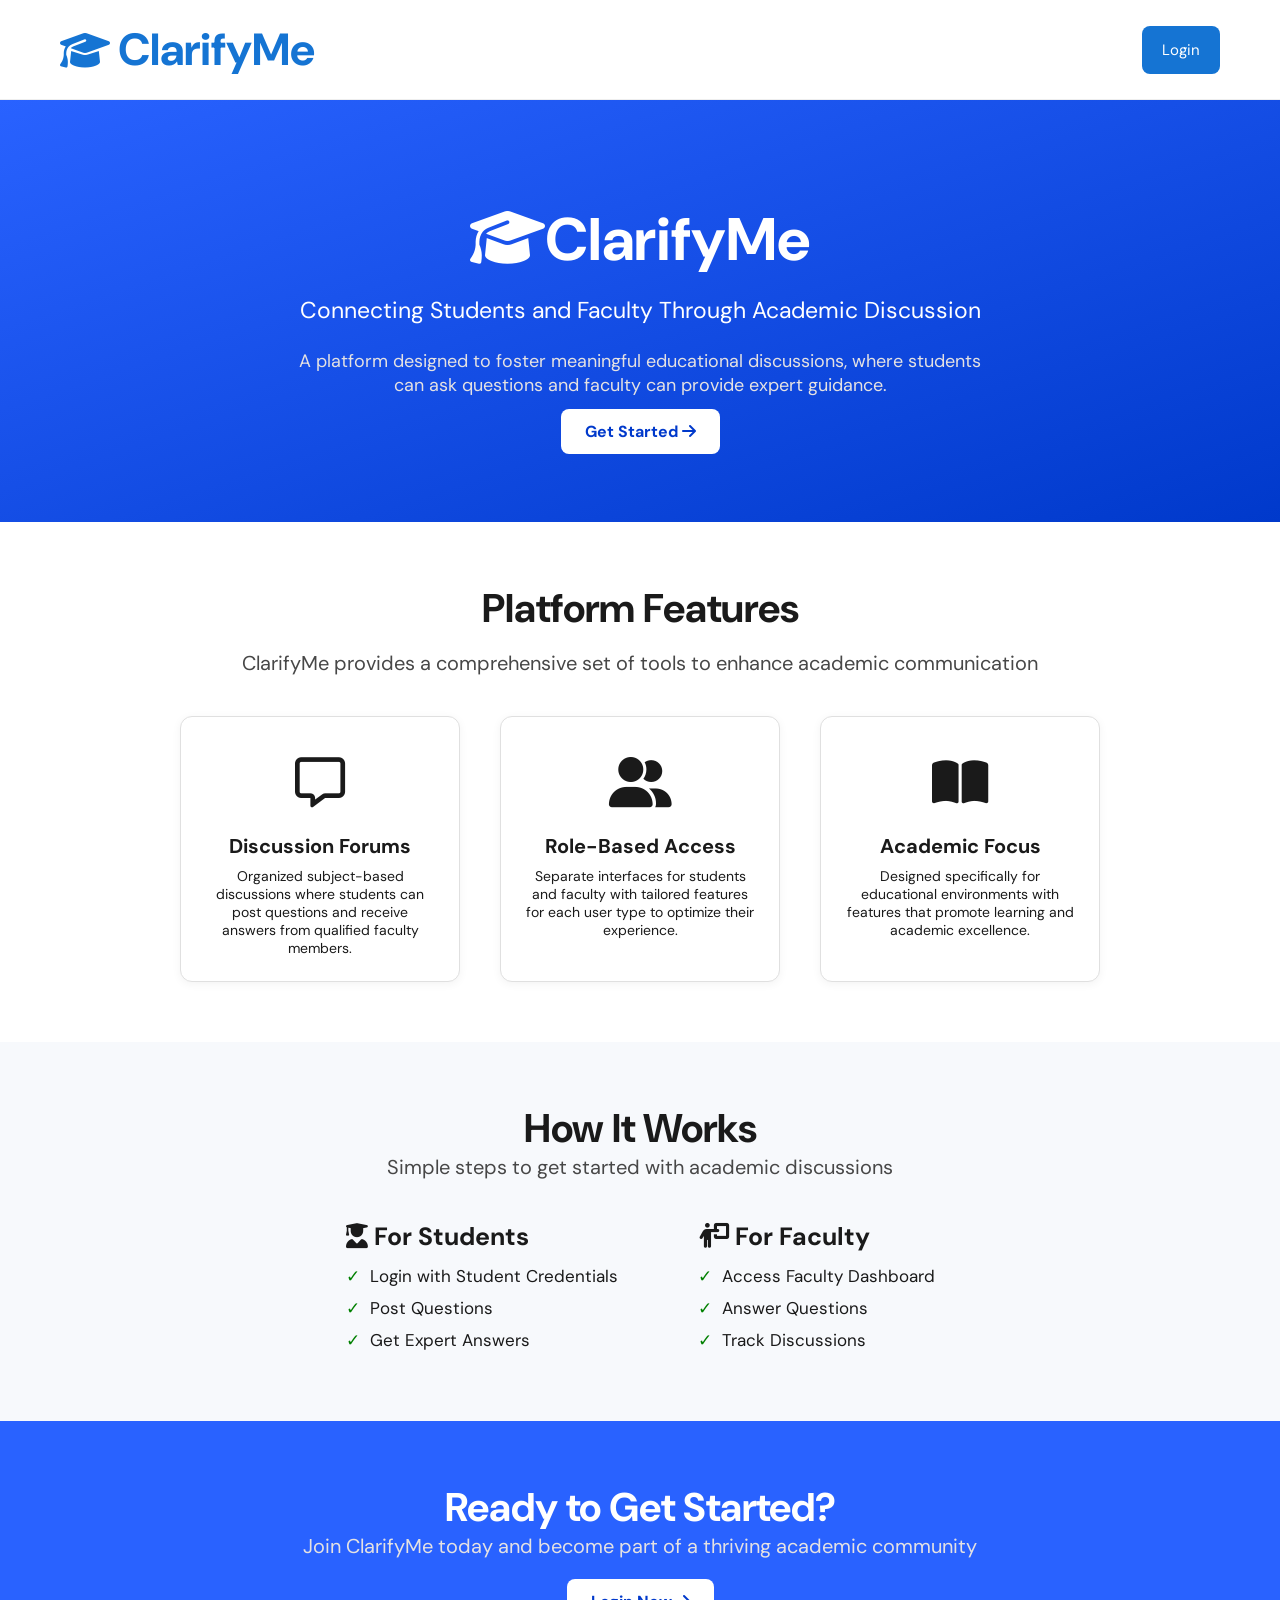
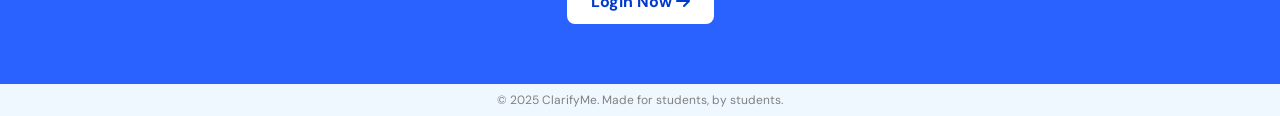
<file: projectspace/index.html>
<!DOCTYPE html>
<html lang="en">
<head>
    <meta charset="UTF-8">
    <meta name="viewport" content="width=device-width, initial-scale=1.0">
    <title>ClarifyMe</title>
    <link href="https://fonts.googleapis.com/css2?family=DM+Sans:wght@400;700&display=swap" rel="stylesheet">
    <link rel="stylesheet" href="https://cdnjs.cloudflare.com/ajax/libs/font-awesome/6.7.2/css/all.min.css" integrity="sha512-Evv84Mr4kqVGRNSgIGL/F/aIDqQb7xQ2vcrdIwxfjThSH8CSR7PBEakCr51Ck+w+/U6swU2Im1vVX0SVk9ABhg==" crossorigin="anonymous" referrerpolicy="no-referrer" />
    <style>
        * {
            margin: 0;
            padding: 0;
            box-sizing: border-box;
            font-family: 'DM Sans', sans-serif;
        }

        body {
            background-color: #ffffff;
            color: #1a1a1a;
        }

        header {
            background: white;
            padding: 20px 60px;
            display: flex;
            justify-content: space-between;
            align-items: center;
            border-bottom: 1px solid #eee;
            flex-wrap: wrap;
        }

        .logo {
            font-weight: bold;
            font-size: 45px;
            display: flex;
            align-items: center;
            color: #1574d3;
        }
        
        .logo i {
            margin-right: 8px;
            font-size: 40px;
        }

        .login-btn {
            padding: 14px 20px;
            background-color: #1574d3;
            border: none;
            border-radius: 8px;
            color: white;
            font-size: 15px;
            text-decoration: none;
        }

        .hero {
            background: linear-gradient(to bottom right, #2962ff, #0039cb);
            color: white;
            text-align: center;
            padding: 100px 20px 80px;
        }

        .hero h1 {
            font-size: 48px;
            margin-bottom: 16px;
        }

        .hero p {
            font-size: 18px;
            max-width: 700px;
            margin: 0 auto 24px;
        }

        .get-started-btn {
            padding: 12px 24px;
            background: white;
            color: #0039cb;
            border-radius: 8px;
            font-weight: bold;
            border: none;
            text-decoration: none;
        }

        .get-started-btn:hover{
            background: #0039cb;
            color: white;
        }

        .section {
            padding: 60px 20px;
            text-align: center;
        }

        .section h2 {
            font-size: 32px;
            margin-bottom: 16px;
        }

        .features {
            display: flex;
            justify-content: center;
            gap: 40px;
            margin-top: 40px;
            flex-wrap: wrap;
        }

        .feature-box {
            background: #fff;
            border: 1px solid #e0e0e0;
            border-radius: 12px;
            padding: 24px;
            width: 280px;
            box-shadow: 0 2px 10px rgba(0, 0, 0, 0.05);
        }

        .feature-box h3 {
            margin-top: 16px;
            font-size: 20px;
        }

        .feature-box p {
            margin-top: 8px;
            font-size: 14px;
        }

        .how-it-works {
            text-align: center;
            background: #f7f9fc;
            padding: 60px 20px;
        }

        .roles {
            display: flex;
            justify-content: center;
            flex-wrap: wrap;
            gap: 80px;
            margin-top: 40px;
        }

        .role {
            max-width: 300px;
            text-align: left;
        }

        .role h3 {
            font-size: 25px;
            margin-bottom: 12px;
        }

        .role ul {
            list-style: none;
        }

        .role li {
            margin-bottom: 10px;
            padding-left: 24px;
            position: relative;
            font-size: 17px;
        }

        .role li::before {
            content: '\2713'; /* checkmark */
            position: absolute;
            left: 0;
            color: green;
        }

        .cta {
            background: #2962ff;
            color: white;
            padding: 60px 20px;
            text-align: center;
        }

        .cta-button {
            margin-top: 20px;
            padding: 12px 24px;
            border: none;
            border-radius: 8px;
            background: white;
            color: #0039cb;
            font-weight: bold;
            cursor: pointer;
        }

        .cta a {
            display: inline-block;
            margin-top: 20px;
            padding: 12px 24px;
            background-color: white;
            color: #0039cb;
            font-weight: bold;
            border-radius: 8px;
            text-decoration: none;
            font-size: 16px;
        }
        
        .cta a:hover {
            background-color: #0039cb;
            color: white;
        }

        .footer {
            width: 100%;
            background-color: aliceblue;
            text-align: center;
            padding: 8px 0;
            font-size: 12px;
            color: gray;
        }

    </style>
</head>
<body>
    <header>
    <div class="logo">
      <i class="fa-solid fa-graduation-cap"></i>ClarifyMe</div>
    <a href="loginpage.html" class="login-btn">Login</a>
  </header>

    <section class="hero">
        <div>
            <h1 style="font-size: 60px;"><i class="fa-solid fa-graduation-cap"></i>ClarifyMe</h1>
            <p style="font-size: 23px;">Connecting Students and Faculty Through Academic Discussion</p>
            <p style="color: rgb(229, 226, 226);">A platform designed to foster meaningful educational discussions, where students can ask questions and faculty can provide expert guidance.</p>
            <a href="loginpage.html" class="get-started-btn">Get Started <i class="fa-solid fa-arrow-right"></i></a>
        </div>
    </section>

    <section class="section">
        <h2 style="font-size: 40px;">Platform Features</h2>
        <p style="font-size: 20px; color:rgb(71, 71, 71) ;">ClarifyMe provides a comprehensive set of tools to enhance academic communication</p>
        <div class="features">
            <div class="feature-box">
                <h3><i class="fa-regular fa-message" style="font-size: 50px;"></i><br><br>Discussion Forums</h3>
                <p>Organized subject-based discussions where students can post questions and receive answers from qualified faculty members.</p>
            </div>
            <div class="feature-box">
                <h3><i class="fa-solid fa-user-group" style="font-size: 50px;"></i><br><br>Role-Based Access</h3>
                <p>Separate interfaces for students and faculty with tailored features for each user type to optimize their experience.</p>
            </div>
            <div class="feature-box">
                <h3><i class="fa-solid fa-book-open" style="font-size: 50px;"></i><br><br>Academic Focus</h3>
                <p>Designed specifically for educational environments with features that promote learning and academic excellence.</p>
            </div>
        </div>
    </section>

    <section class="how-it-works">
        <h2 style="font-size: 40px;">How It Works</h2>
        <p style="font-size: 20px; color:rgb(71, 71, 71) ;">Simple steps to get started with academic discussions</p>
        <div class="roles">
            <div class="role">
                <h3><i class="fa-solid fa-user-graduate"></i></i> For Students</h3>
                <ul>
                    <li>Login with Student Credentials</li>
                    <li>Post Questions</li>
                    <li>Get Expert Answers</li>
                </ul>
            </div>
            <div class="role">
                <h3><i class="fa-solid fa-person-chalkboard"></i> For Faculty</h3>
                <ul>
                    <li>Access Faculty Dashboard</li>
                    <li>Answer Questions</li>
                    <li>Track Discussions</li>
                </ul>
            </div>
        </div>
    </section>

    <section class="cta">
        <h2 style="font-size: 40px;">Ready to Get Started?</h2>
        <p style="font-size: 20px; color: rgb(229, 226, 226);">Join ClarifyMe today and become part of a thriving academic community</p>
        <a href="loginpage.html">Login Now <i class="fa-solid fa-arrow-right"></i></a>
    </section>
    <footer class="dm-sans footer">&#169; 2025 ClarifyMe. Made for students, by students.</footer>
</body>
</html>
</file>
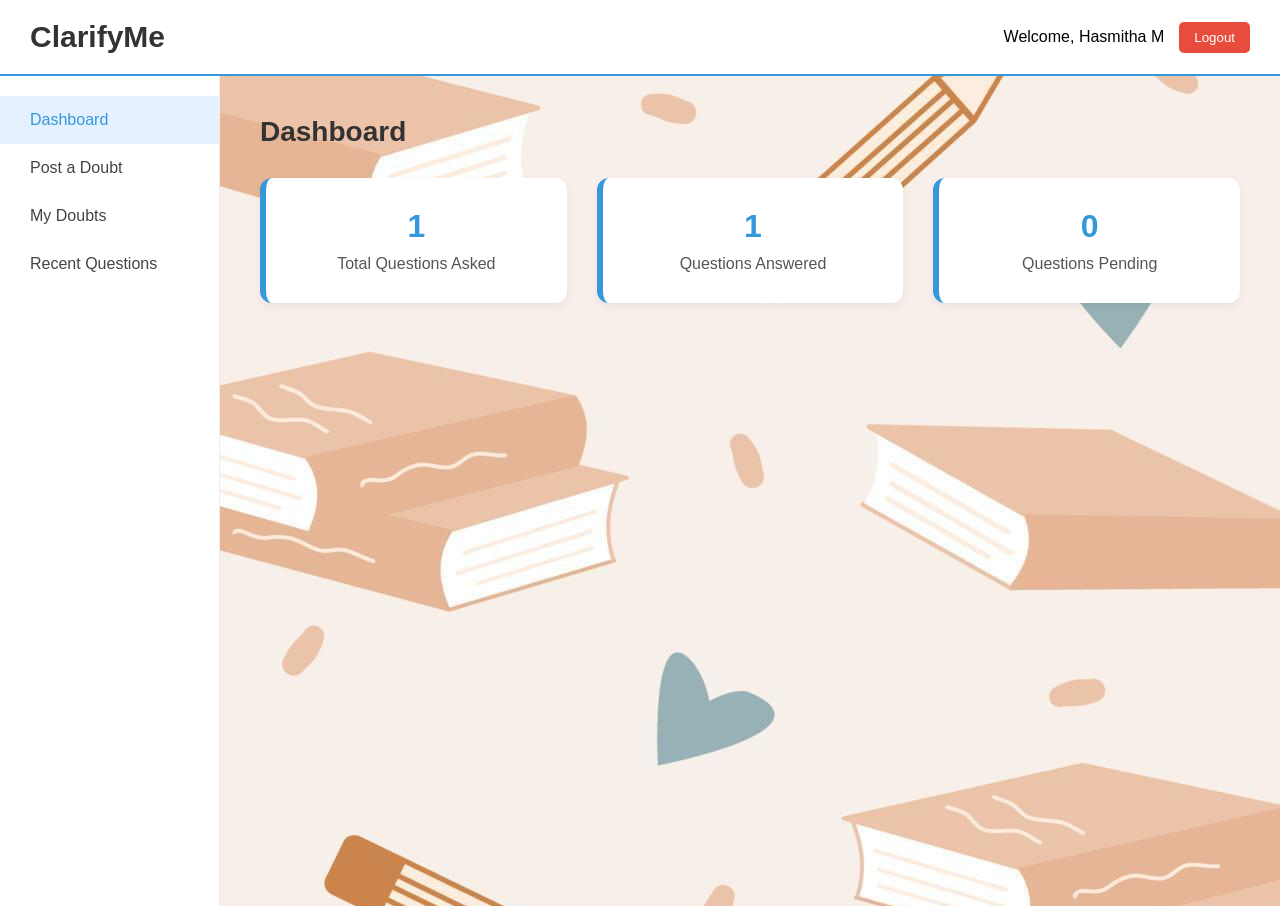
<file: projectspace/dashboard.html>
<!DOCTYPE html>
<html lang="en">
<head>
  <meta charset="UTF-8">
  <meta name="viewport" content="width=device-width, initial-scale=1">
  <title>ClarifyMe Dashboard</title>
  <link rel="stylesheet" href="dashboard.css">
</head>
<body>
  <header>
    <div class="logo">ClarifyMe</div>
    <div class="user-info">
      <span>Welcome, Hasmitha M</span>
      <button class="logout">Logout</button>
    </div>
  </header>

  <div class="main">
    <aside class="sidebar">
      <ul>
        <div class="sidebar">
  <ul>
    <li class="active"><a href="#">Dashboard</a></li>
    <li><a href="postdoubt.html">Post a Doubt</a></li>
    <li><a href="mydoubts.html">My Doubts</a></li>
    <li><a href="recentviewed.html">Recent Questions</a></li>
  </ul>
</div>

      </ul>
    </aside>

    <section class="content">
      <h1>Dashboard</h1>
      <div class="cards">
        <div class="card">
          <div class="count">1</div>
          <div class="label">Total Questions Asked</div>
        </div>
        <div class="card">
          <div class="count">1</div>
          <div class="label">Questions Answered</div>
        </div>
        <div class="card">
          <div class="count">0</div>
          <div class="label">Questions Pending</div>
        </div>
      </div>
    </section>
  </div>
</body>
</html>
</file>
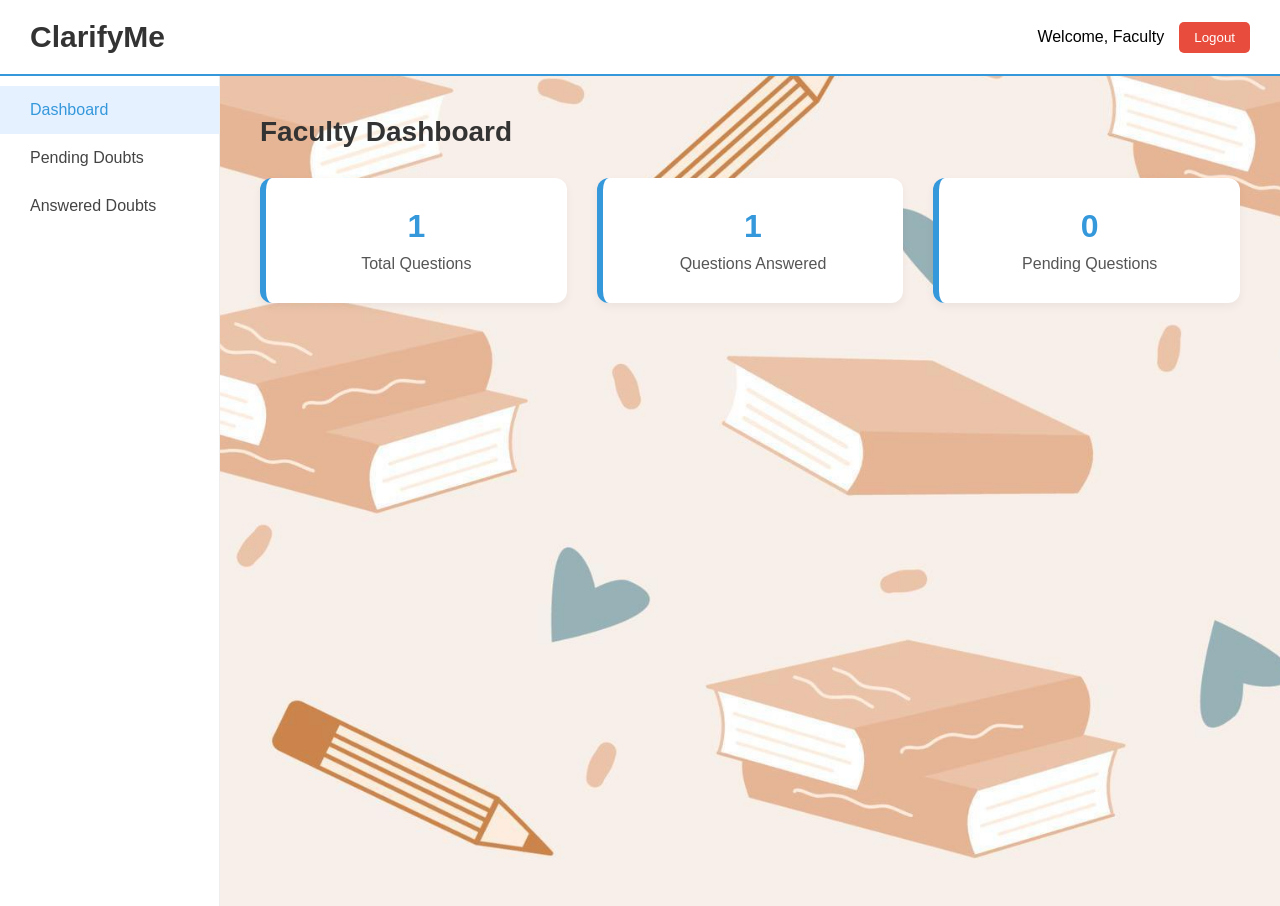
<file: projectspace/fac.html>
<!DOCTYPE html>
<html lang="en">
<head>
  <meta charset="UTF-8">
  <title>Faculty Dashboard</title>
  <style>
    * {
      margin: 0;
      padding: 0;
      box-sizing: border-box;
      font-family: 'Segoe UI', Tahoma, Geneva, Verdana, sans-serif;
    }

    body {
      background-image: url(./or.jpg);
      background-size: cover;
    }

    header {
      background-color: white;
      padding: 20px 30px;
      border-bottom: 2px solid #3498db;
      display: flex;
      justify-content: space-between;
      align-items: center;
    }

    .logo {
      font-size: 30px;
      font-weight: bold;
      color: #333;
    }

    .user-info {
      display: flex;
      align-items: center;
      gap: 15px;
    }

    .logout {
      background-color: #e74c3c;
      color: white;
      border: none;
      padding: 8px 15px;
      border-radius: 5px;
      cursor: pointer;
      transition: background 0.3s;
    }

    .logout:hover {
      background-color: #c0392b;
    }

    .main {
      display: flex;
      min-height: calc(100vh - 70px);
    }

    .sidebar {
      width: 220px;
      background-color: white;
      border-right: 1px solid #eee;
      padding: 10px 0;
    }

    .sidebar ul {
      list-style: none;
      padding: 0;
      margin: 0;
    }

    .sidebar li {
      padding: 15px 30px;
      cursor: pointer;
      transition: background 0.3s;
    }

    .sidebar li a {
      color: #444;
      text-decoration: none;
      display: block;
    }

    .sidebar li:hover,
    .sidebar li.active {
      background-color: #e6f1ff;
    }

    .sidebar li:hover a,
    .sidebar li.active a {
      color: #3498db;
    }

    .content {
      flex-grow: 1;
      padding: 40px;
    }

    .content h1 {
      margin-bottom: 30px;
      font-size: 28px;
      color: #333;
    }

    .cards {
  display: flex;
  gap: 30px;
  flex-wrap: wrap;
}

.card {
  background-color: white;
  padding: 30px;
  border-radius: 12px;
  box-shadow: 0 4px 10px rgba(0,0,0,0.05);
  text-align: center;
  flex: 1;
  min-width: 220px;
  border-left: 6px solid #3498db;
  transition: transform 0.2s;
}

.card:hover {
  transform: translateY(-5px);
}

    .count {
      font-size: 32px;
      color: #3498db;
      font-weight: bold;
      margin-bottom: 10px;
    }

    .label {
      font-size: 16px;
      color: #555;
    }
  </style>
</head>
<body>

<header>
  <div class="logo">ClarifyMe</div>
  <div class="user-info">
    <span>Welcome, Faculty</span>
    <button class="logout">Logout</button>
  </div>
</header>

<div class="main">
  <div class="sidebar">
    <ul>
      <li class="active"><a href="#">Dashboard</a></li>
      <li><a href="fac1.html">Pending Doubts</a></li>
      <li><a href="fac2.html">Answered Doubts</a></li>
    </ul>
  </div>

  <div class="content">
    <h1>Faculty Dashboard</h1>

    <div class="cards">
      <div class="card">
        <div class="count">1</div>
        <div class="label">Total Questions</div>
      </div>
      <div class="card">
        <div class="count">1</div>
        <div class="label">Questions Answered</div>
      </div>
      <div class="card">
        <div class="count">0</div>
        <div class="label">Pending Questions</div>
      </div>
    </div>
  </div>
</div>

</body>
</html>
</file>
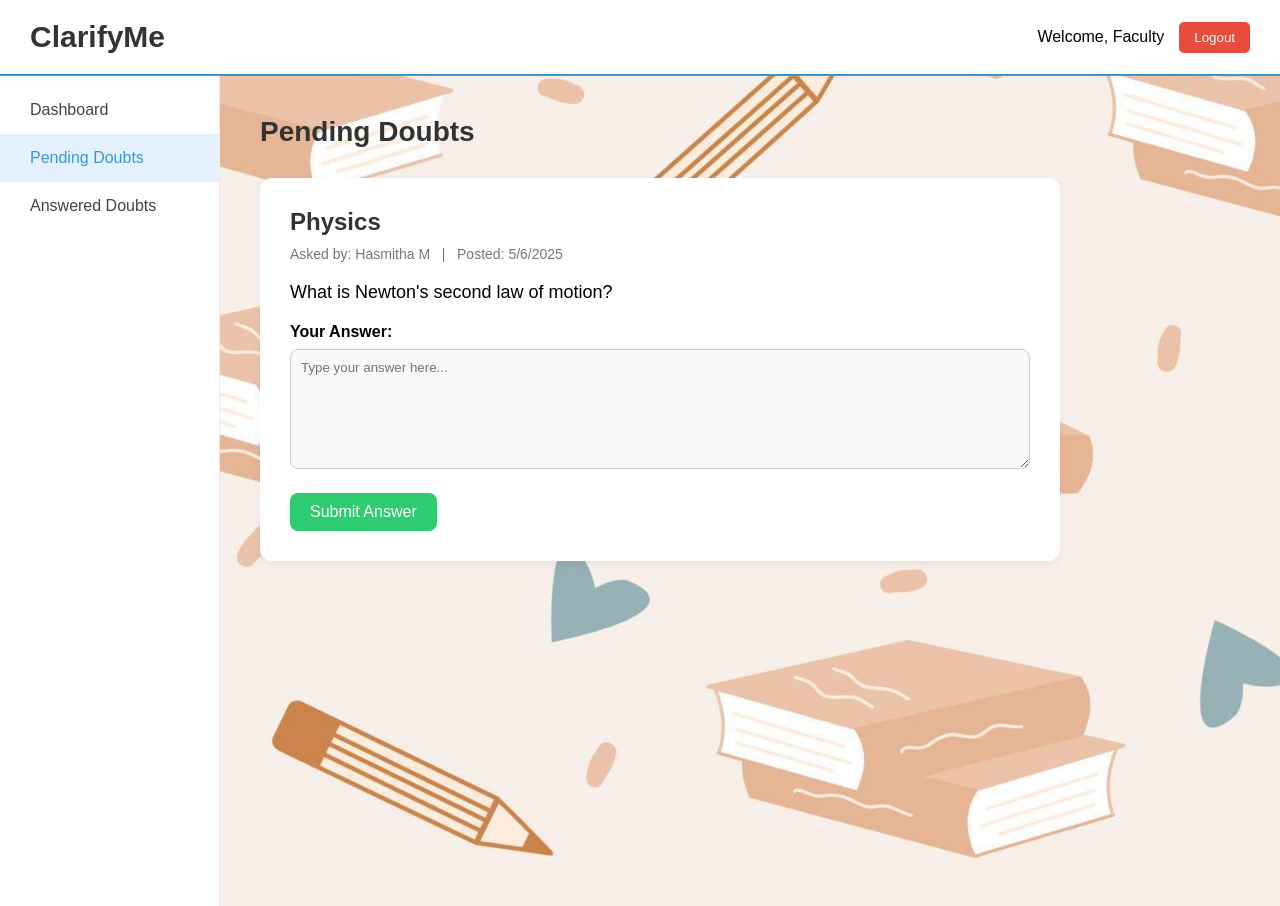
<file: projectspace/fac1.html>
<!DOCTYPE html>
<html lang="en">
<head>
  <meta charset="UTF-8">
  <title>Faculty Dashboard</title>
  <style>
    * {
      margin: 0;
      padding: 0;
      box-sizing: border-box;
      font-family: 'Segoe UI', Tahoma, Geneva, Verdana, sans-serif;
    }

    body {
      background-image: url(./or.jpg);
      background-size: cover;
    }

    header {
      background-color: white;
      padding: 20px 30px;
      border-bottom: 2px solid #3498db;
      display: flex;
      justify-content: space-between;
      align-items: center;
    }

    .logo {
      font-size: 30px;
      font-weight: bold;
      color: #333;
    }

    .user-info {
      display: flex;
      align-items: center;
      gap: 15px;
    }

    .logout {
      background-color: #e74c3c;
      color: white;
      border: none;
      padding: 8px 15px;
      border-radius: 5px;
      cursor: pointer;
      transition: background 0.3s;
    }

    .logout:hover {
      background-color: #c0392b;
    }

    .main {
      display: flex;
      min-height: calc(100vh - 70px);
    }

    .sidebar {
      width: 220px;
      background-color: white;
      border-right: 1px solid #eee;
      padding: 10px 0;
    }

    .sidebar ul {
      list-style: none;
      padding: 0;
      margin: 0;
    }

    .sidebar li {
      padding: 15px 30px;
      cursor: pointer;
      transition: background 0.3s;
    }

    .sidebar li a {
      color: #444;
      text-decoration: none;
      display: block;
    }

    .sidebar li:hover,
    .sidebar li.active {
      background-color: #e6f1ff;
    }

    .sidebar li:hover a,
    .sidebar li.active a {
      color: #3498db;
    }

    .content {
      flex-grow: 1;
      padding: 40px;
    }

    .content h1 {
      margin-bottom: 30px;
      font-size: 28px;
      color: #333;
    }

    .question-box {
      background-color: white;
      padding: 30px;
      border-radius: 12px;
      box-shadow: 0 4px 10px rgba(0,0,0,0.05);
      max-width: 800px;
    }

    .question-box h2 {
      margin-bottom: 10px;
      color: #333;
    }

    .question-meta {
      font-size: 14px;
      color: #777;
      margin-bottom: 20px;
    }

    .question-text {
      font-size: 18px;
      margin-bottom: 20px;
    }

    .answer-label {
      font-weight: bold;
      margin-bottom: 8px;
      display: block;
    }

    textarea {
      width: 100%;
      height: 120px;
      padding: 10px;
      border-radius: 8px;
      border: 1px solid #ccc;
      resize: vertical;
      background-color: #f9f9f9;
    }

    .submit-btn {
      margin-top: 20px;
      background-color: #2ecc71;
      color: white;
      border: none;
      padding: 10px 20px;
      font-size: 16px;
      border-radius: 8px;
      cursor: pointer;
      transition: background-color 0.3s;
    }

    .submit-btn:hover {
      background-color: #27ae60;
    }
  </style>
</head>
<body>

<header>
  <div class="logo">ClarifyMe</div>
  <div class="user-info">
    <span>Welcome, Faculty</span>
    <button class="logout">Logout</button>
  </div>
</header>

<div class="main">
  <div class="sidebar">
    <ul>
        <li><a href="fac.html">Dashboard</a></li>
      <li class="active"><a href="#">Pending Doubts</a></li>
      <li><a href="fac2.html">Answered Doubts</a></li>
    </ul>
  </div>

  <div class="content">
    <h1>Pending Doubts </h1>

    <div class="question-box">
      <h2>Physics</h2>
      <div class="question-meta">Asked by: Hasmitha M &nbsp; | &nbsp; Posted: 5/6/2025</div>
      <div class="question-text">What is Newton's second law of motion?</div>

      <label class="answer-label">Your Answer:</label>
      <textarea placeholder="Type your answer here..."></textarea>

      <button class="submit-btn">Submit Answer</button>
    </div>
  </div>
</div>

</body>
</html>
</file>
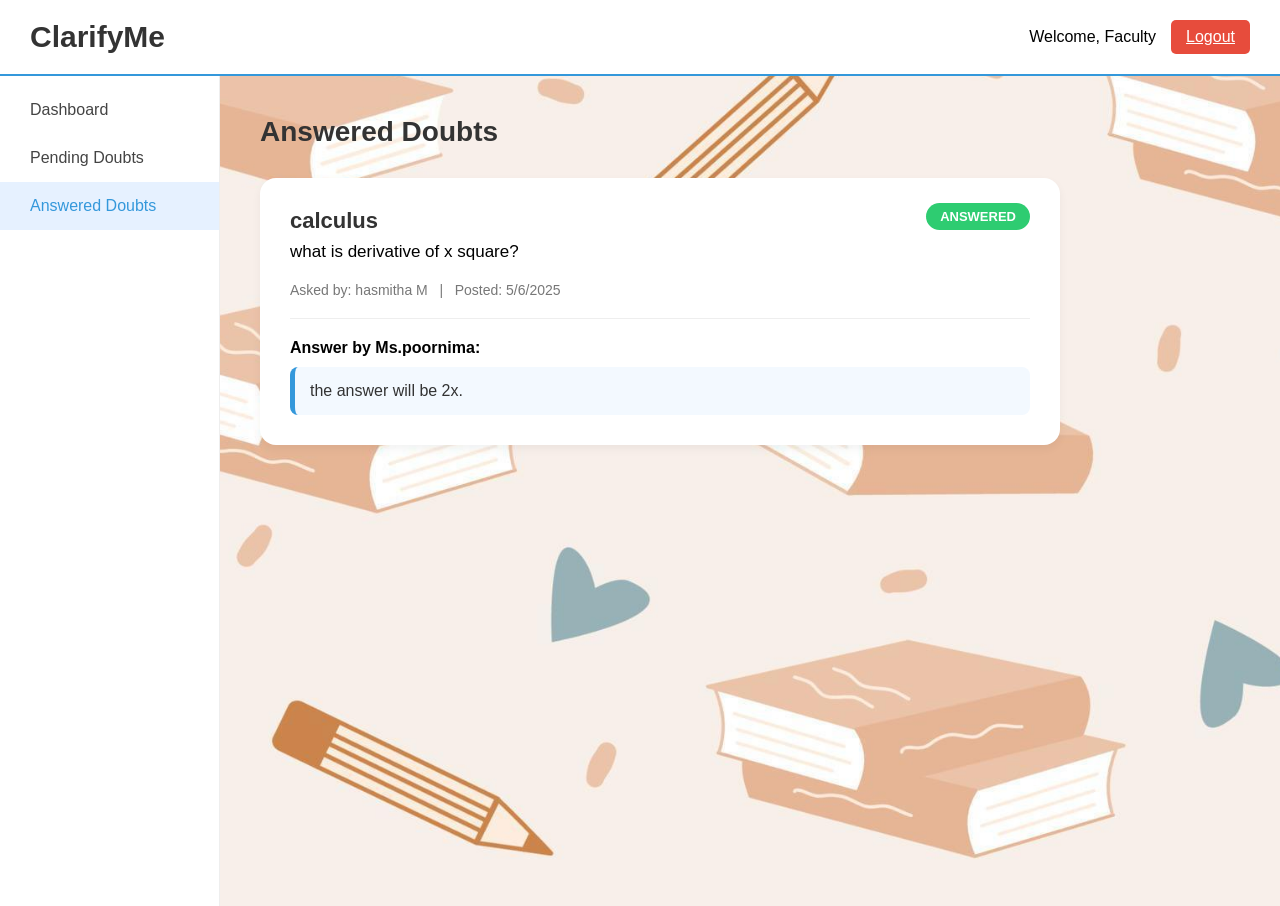
<file: projectspace/fac2.html>
<!DOCTYPE html>
<html lang="en">
<head>
  <meta charset="UTF-8">
  <title>Faculty Dashboard</title>
  <style>
    * {
      margin: 0;
      padding: 0;
      box-sizing: border-box;
      font-family: 'Segoe UI', Tahoma, Geneva, Verdana, sans-serif;
    }

    body {
      background-image: url(./or.jpg);
      background-size: cover;
    }

    header {
      background-color: white;
      padding: 20px 30px;
      border-bottom: 2px solid #3498db;
      display: flex;
      justify-content: space-between;
      align-items: center;
    }

    .logo {
      font-size: 30px;
      font-weight: bold;
      color: #333;
    }

    .user-info {
      display: flex;
      align-items: center;
      gap: 15px;
    }

    .logout {
      background-color: #e74c3c;
      color: white;
      border: none;
      padding: 8px 15px;
      border-radius: 5px;
      cursor: pointer;
      transition: background 0.3s;
    }

    .logout:hover {
      background-color: #c0392b;
    }

    .main {
      display: flex;
      min-height: calc(100vh - 70px);
    }

    .sidebar {
      width: 220px;
      background-color: white;
      border-right: 1px solid #eee;
      padding: 10px 0;
    }

    .sidebar ul {
      list-style: none;
      padding: 0;
      margin: 0;
    }

    .sidebar li {
      padding: 15px 30px;
      cursor: pointer;
      transition: background 0.3s;
    }

    .sidebar li a {
      color: #444;
      text-decoration: none;
      display: block;
    }

    .sidebar li:hover,
    .sidebar li.active {
      background-color: #e6f1ff;
    }

    .sidebar li:hover a,
    .sidebar li.active a {
      color: #3498db;
    }

    .content {
      flex-grow: 1;
      padding: 40px;
    }

    .content h1 {
      margin-bottom: 30px;
      font-size: 28px;
      color: #333;
    }

    .question-box {
      background-color: white;
      padding: 30px;
      border-radius: 16px;
      box-shadow: 0 4px 10px rgba(0, 0, 0, 0.05);
      max-width: 800px;
      position: relative;
    }

    .question-box h2 {
      margin-bottom: 8px;
      color: #333;
      font-size: 22px;
      text-transform: lowercase;
    }

    .question-meta {
      font-size: 14px;
      color: #777;
      margin-bottom: 20px;
    }

    .question-text {
      font-size: 17px;
      margin-bottom: 20px;
    }

    .answer-label {
      font-weight: bold;
      margin: 20px 0 10px;
      display: block;
      font-size: 16px;
    }

    .answer-box {
      background-color: #f3f9ff;
      border-left: 5px solid #3498db;
      padding: 15px;
      border-radius: 8px;
      font-size: 16px;
      color: #333;
    }

    .status-badge {
      position: absolute;
      top: 25px;
      right: 30px;
      background-color: #2ecc71;
      color: white;
      font-weight: bold;
      padding: 6px 14px;
      border-radius: 999px;
      font-size: 13px;
    }
  </style>
</head>
<body>

<header>
  <div class="logo">ClarifyMe</div>
  <div class="user-info">
    <span>Welcome, Faculty</span>
    <a href="homepage.html" class="logout">Logout</a>
  </div>
</header>

<div class="main">
  <div class="sidebar">
    <ul>
      <li><a href="fac.html">Dashboard</a></li>
      <li><a href="fac1.html">Pending Doubts</a></li>
      <li class="active"><a href="#">Answered Doubts</a></li>
    </ul>
  </div>

  <div class="content">
    <h1>Answered Doubts</h1>

    <div class="question-box">
      <div class="status-badge">ANSWERED</div>
      <h2>calculus</h2>
      <div class="question-text">what is derivative of x square?</div>
      <div class="question-meta">Asked by: hasmitha M &nbsp; | &nbsp; Posted: 5/6/2025</div>

      <hr style="margin: 20px 0; border: none; border-top: 1px solid #eee;" />

      <label class="answer-label">Answer by Ms.poornima:</label>
      <div class="answer-box">
        the answer will be 2x.
      </div>
    </div>
  </div>
</div>

</body>
</html>
</file>
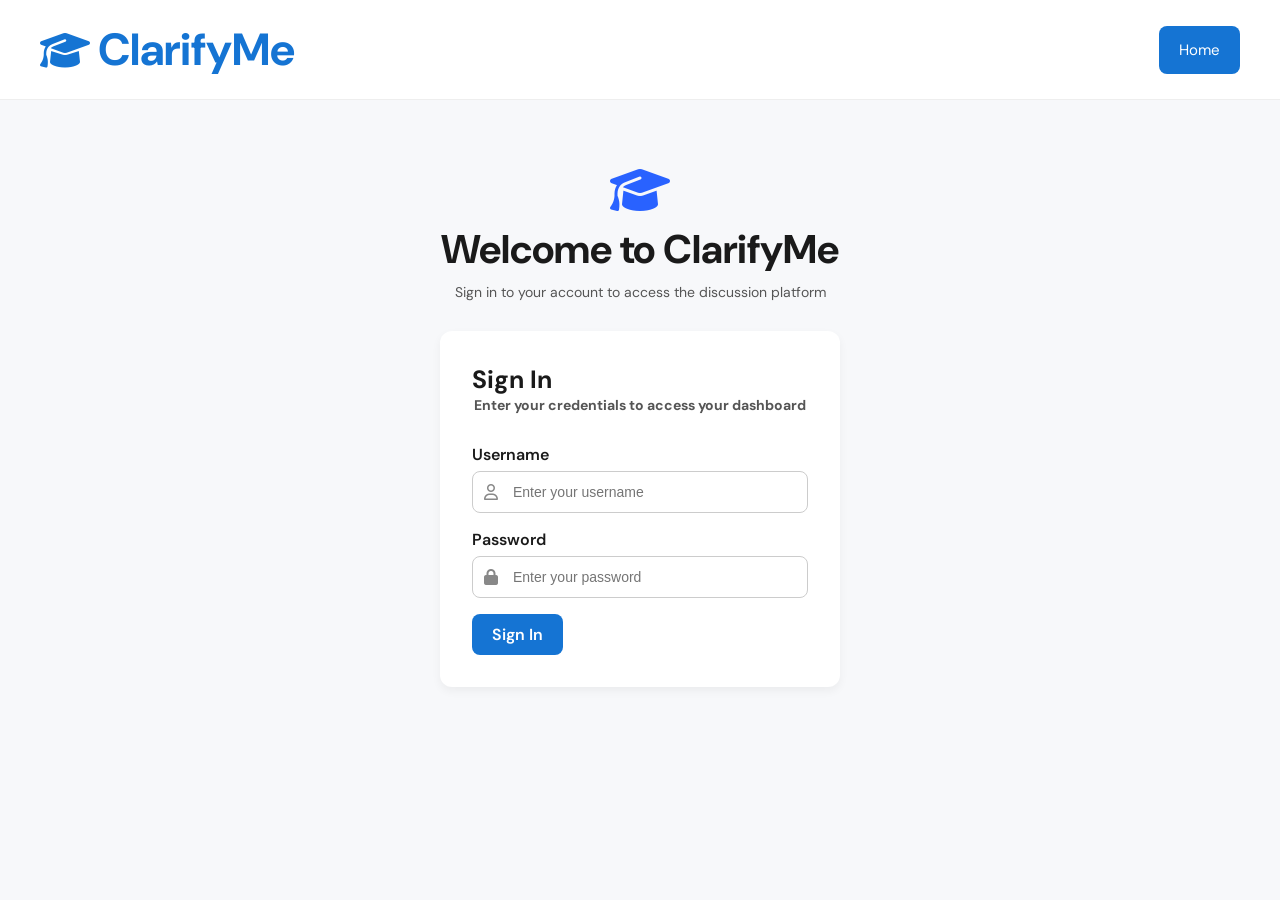
<file: projectspace/loginpage.html>
<!DOCTYPE html>
<html lang="en">
<head>
  <meta charset="UTF-8" />
  <meta name="viewport" content="width=device-width, initial-scale=1.0"/>
  <title>ClarifyMe Login</title>

  <!-- Google Font -->
  <link href="https://fonts.googleapis.com/css2?family=DM+Sans:wght@400;700&display=swap" rel="stylesheet"/>

  <!-- Font Awesome -->
  <link rel="stylesheet" href="https://cdnjs.cloudflare.com/ajax/libs/font-awesome/6.7.2/css/all.min.css" integrity="sha512-Evv84Mr4kqVGRNSgIGL/F/aIDqQb7xQ2vcrdIwxfjThSH8CSR7PBEakCr51Ck+w+/U6swU2Im1vVX0SVk9ABhg==" crossorigin="anonymous" referrerpolicy="no-referrer"/>

  <style>
    * {
      box-sizing: border-box;
      margin: 0;
      padding: 0;
    }

    body {
      font-family: 'DM Sans', sans-serif;
      background-color: #f7f8fa;
      color: #1a1a1a;
    }

    header {
      display: flex;
      justify-content: space-between;
      align-items: center;
      padding: 20px 40px;
      background-color: #fff;
      border-bottom: 1px solid #eee;
    }

    .logo {
            font-weight: bold;
            font-size: 45px;
            display: flex;
            align-items: center;
            color: #1574d3;
        }
        
        .logo i {
            margin-right: 8px;
            font-size: 40px;
        }
        
        .home-btn {
            padding: 14px 20px;
            background-color: #1574d3;
            border: none;
            border-radius: 8px;
            cursor: pointer;
            color: white;
            font-size: 15px;
            text-decoration: none;
        }

    main {
      display: flex;
      flex-direction: column;
      align-items: center;
      justify-content: center;
      padding: 60px 20px;
    }

    .welcome-icon {
      font-size: 48px;
      color: #2962ff;
    }

    h1 {
      font-size: 40px;
      font-weight: bold;
      margin-bottom: 8px;
    }

    p {
      font-size: 14px;
      color: #555;
      margin-bottom: 30px;
      text-align: center;
    }

    .form-box {
      background-color: white;
      padding: 32px;
      border-radius: 12px;
      box-shadow: 0 4px 10px rgba(0,0,0,0.05);
      width: 100%;
      max-width: 400px;
    }

    .form-box h2 {
      font-size: 25px;
      margin-bottom: 12px;
    }

    .form-box label {
      display: block;
      margin: 16px 0 6px;
      font-size: 16px;
      font-weight: 600;
    }

    .form-box input {
      width: 100%;
      padding: 12px;
      border: 1px solid #ccc;
      border-radius: 8px;
      font-size: 14px;
    }

    .input-group {
      position: relative;
      width: 100%;
    }
    
    .input-group i {
      position: absolute;
      left: 12px;
      top: 50%;
      transform: translateY(-50%);
      color: #888;
    }
    
    .input-group input {
      padding-left: 40px; 
      padding-right: 12px;
      width: 100%;
      border: 1px solid #ccc;
      border-radius: 8px;
      font-size: 14px;
    }

    .input-group:not(:last-child) {
      margin-bottom: 16px;
    }

    .form-box button {
      margin-top: 24px;
      width: 100%;
      padding: 12px;
      background-color: #2962ff;
      color: white;
      border: none;
      border-radius: 8px;
      font-weight: bold;
      font-size: 16px;
    }

    .form-box button:hover {
      background-color: #0039cb;
    }

    .button-link {
  display: inline-block;
  padding: 10px 20px;
  background-color: #1574d3;
  color: white;
  text-decoration: none;
  border-radius: 8px;
  font-weight: 600;
  font-size: 16px;
}

  </style>
</head>
<body>

  <header>
    <div class="logo">
      <i class="fa-solid fa-graduation-cap"></i>ClarifyMe</div>
    <a href="homepage.html" class="home-btn">Home</a>
  </header>

  <main>
    <div class="welcome-icon">
      <i class="fa-solid fa-graduation-cap"></i>
    </div>
    <h1>Welcome to ClarifyMe</h1>
    <p>Sign in to your account to access the discussion platform</p>

    <div class="form-box">
      <h2>Sign In
      <p>Enter your credentials to access your dashboard</p></h2>
      <form>
        <label>Username</label>
        <div class="input-group">
          <i class="fa-regular fa-user"></i>
          <input type="text" placeholder="Enter your username" required/></div>

          <label>Password</label>
        <div class="input-group">
          <i class="fa-solid fa-lock"></i>
          <input type="password" placeholder="Enter your password" required/></div>

        <a href="dashboard.html" class="button-link">Sign In</a>
      </form>
    </div>
  </main>

</body>
</html>
</file>
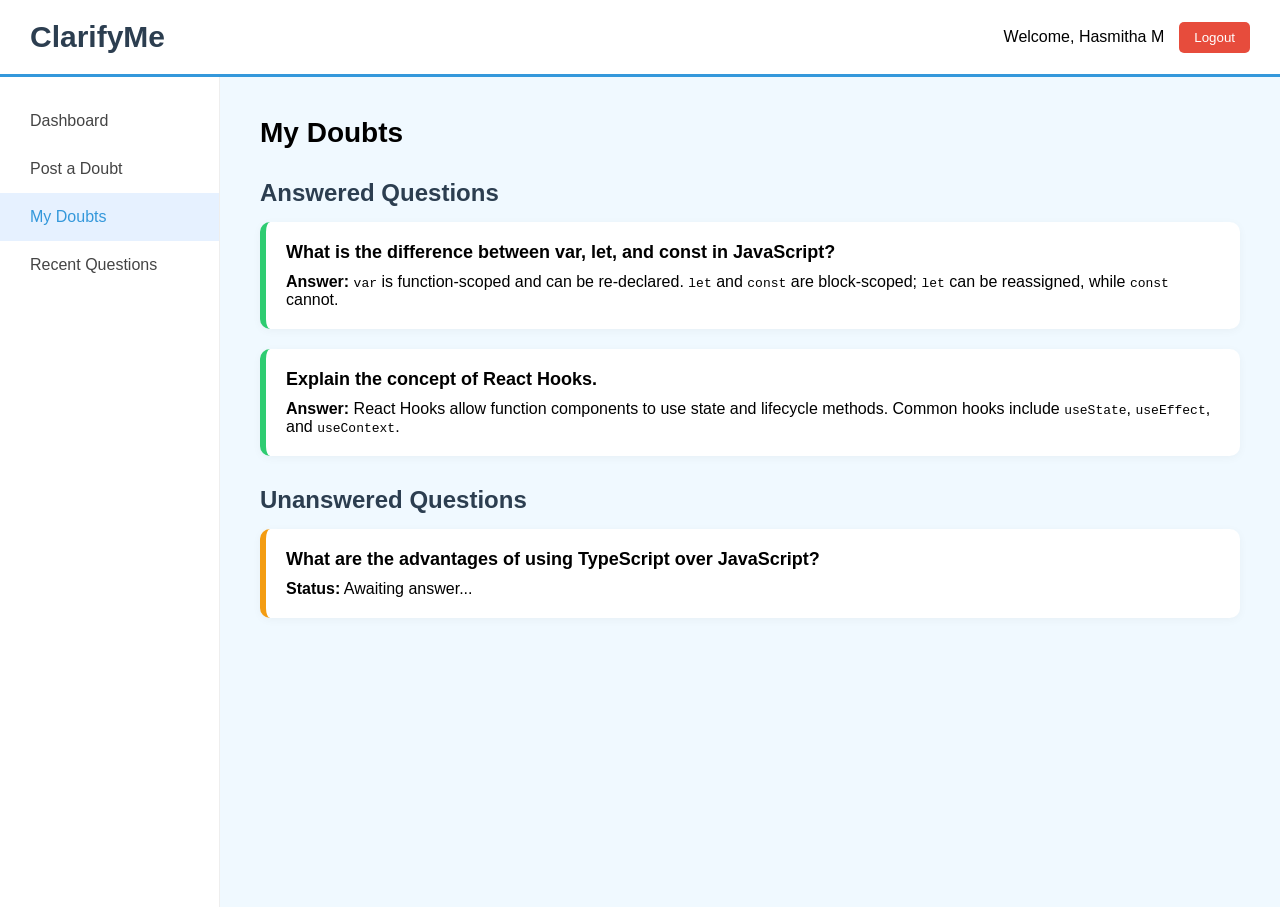
<file: projectspace/mydoubts.html>
<!DOCTYPE html>
<html lang="en">
<head>
  <meta charset="UTF-8" />
  <meta name="viewport" content="width=device-width, initial-scale=1.0"/>
  <title>My Doubts - ClarifyMe</title>
  <link rel="stylesheet" href="mydoubt.css" />
</head>
<body>
  <header>
    <div class="logo">ClarifyMe</div>
    <div class="user-info">
      <span>Welcome, Hasmitha M</span>
      <button class="logout">Logout</button>
    </div>
  </header>

  <div class="main">
    <aside class="sidebar">
      <ul>
        <li><a href="dashboard.html">Dashboard</a></li>
        <li><a href="postdoubt.html">Post a Doubt</a></li>
        <li class="active"><a href="#">My Doubts</a></li>
        <li><a href="recentviewed.html">Recent Questions</a></li>
      </ul>
    </aside>

    <section class="content">
      <h1>My Doubts</h1>

      <div class="questions">
        <h2>Answered Questions</h2>
        <div class="question-card answered">
          <h3>What is the difference between var, let, and const in JavaScript?</h3>
          <p><strong>Answer:</strong> 
            <code>var</code> is function-scoped and can be re-declared. 
            <code>let</code> and <code>const</code> are block-scoped; <code>let</code> can be reassigned, while <code>const</code> cannot.
          </p>
        </div>

        <div class="question-card answered">
          <h3>Explain the concept of React Hooks.</h3>
          <p><strong>Answer:</strong> 
            React Hooks allow function components to use state and lifecycle methods. Common hooks include <code>useState</code>, <code>useEffect</code>, and <code>useContext</code>.
          </p>
        </div>

        <h2>Unanswered Questions</h2>
        <div class="question-card unanswered">
          <h3>What are the advantages of using TypeScript over JavaScript?</h3>
          <p><strong>Status:</strong> Awaiting answer...</p>
        </div>
      </div>
    </section>
  </div>
</body>
</html>
</file>
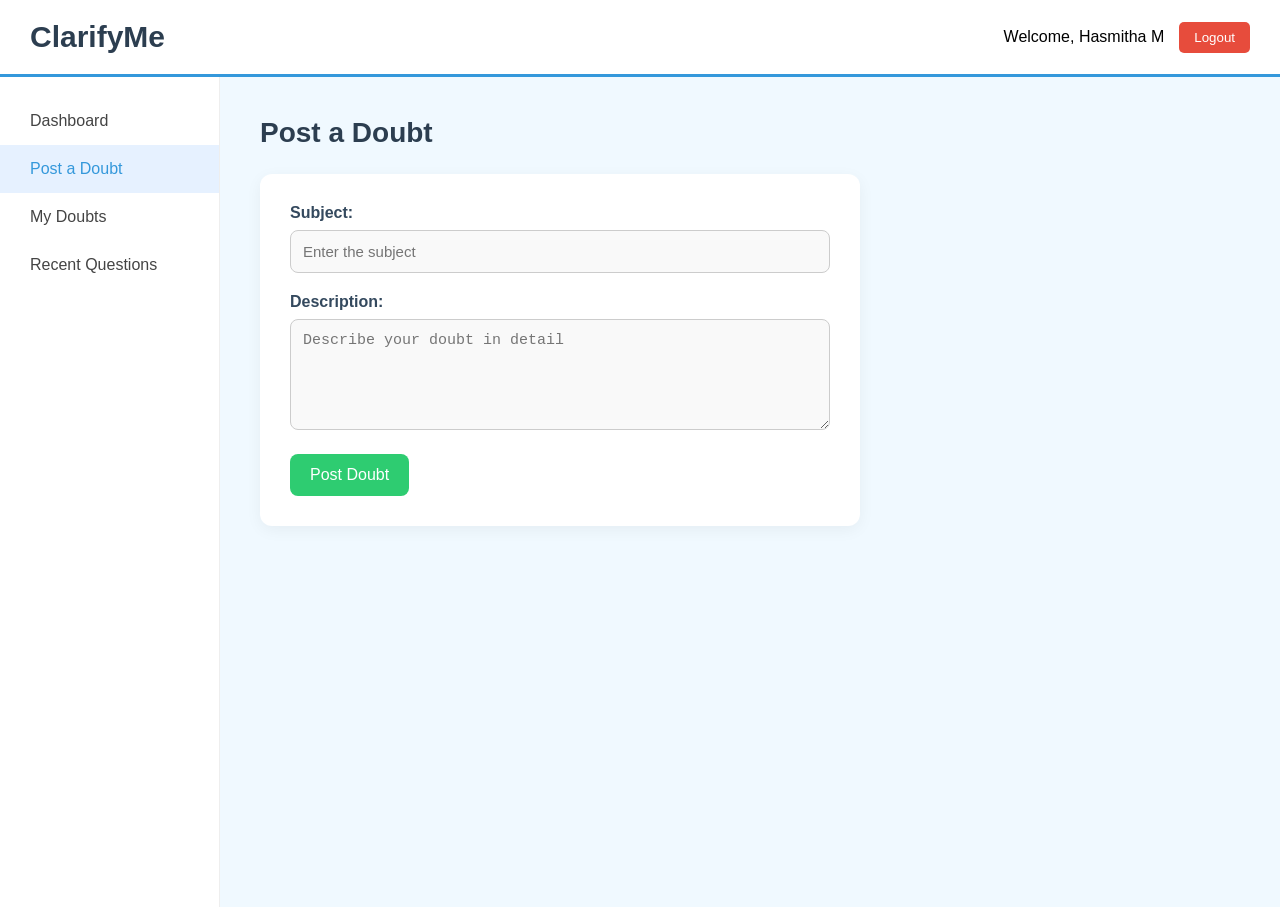
<file: projectspace/postdoubt.html>
<!DOCTYPE html>
<html lang="en">
<head>
  <meta charset="UTF-8" />
  <meta name="viewport" content="width=device-width, initial-scale=1.0"/>
  <title>Post a Doubt - ClarifyMe</title>
  <link rel="stylesheet" href="postdoubt.css" />
</head>
<body>
  <header>
    <div class="logo">ClarifyMe</div>
    <div class="user-info">
      <span>Welcome, Hasmitha M</span>
      <button class="logout">Logout</button>
    </div>
  </header>

  <div class="main">
    <aside class="sidebar">
      <ul>
        <li><a href="dashboard.html">Dashboard</a></li>
        <li class="active"><a href="#">Post a Doubt</a></li>
        <li><a href="mydoubts.html">My Doubts</a></li>
        <li><a href="recentviewed.html">Recent Questions</a></li>
      </ul>
    </aside>

    <section class="content">
      <h1>Post a Doubt</h1>
      <div class="form-card">
        <form>
          <label for="subject">Subject:</label>
          <input type="text" id="subject" placeholder="Enter the subject" />

          <label for="description">Description:</label>
          <textarea id="description" rows="5" placeholder="Describe your doubt in detail"></textarea>

          <button type="submit">Post Doubt</button>
        </form>
      </div>
    </section>
  </div>
</body>
</html>
</file>
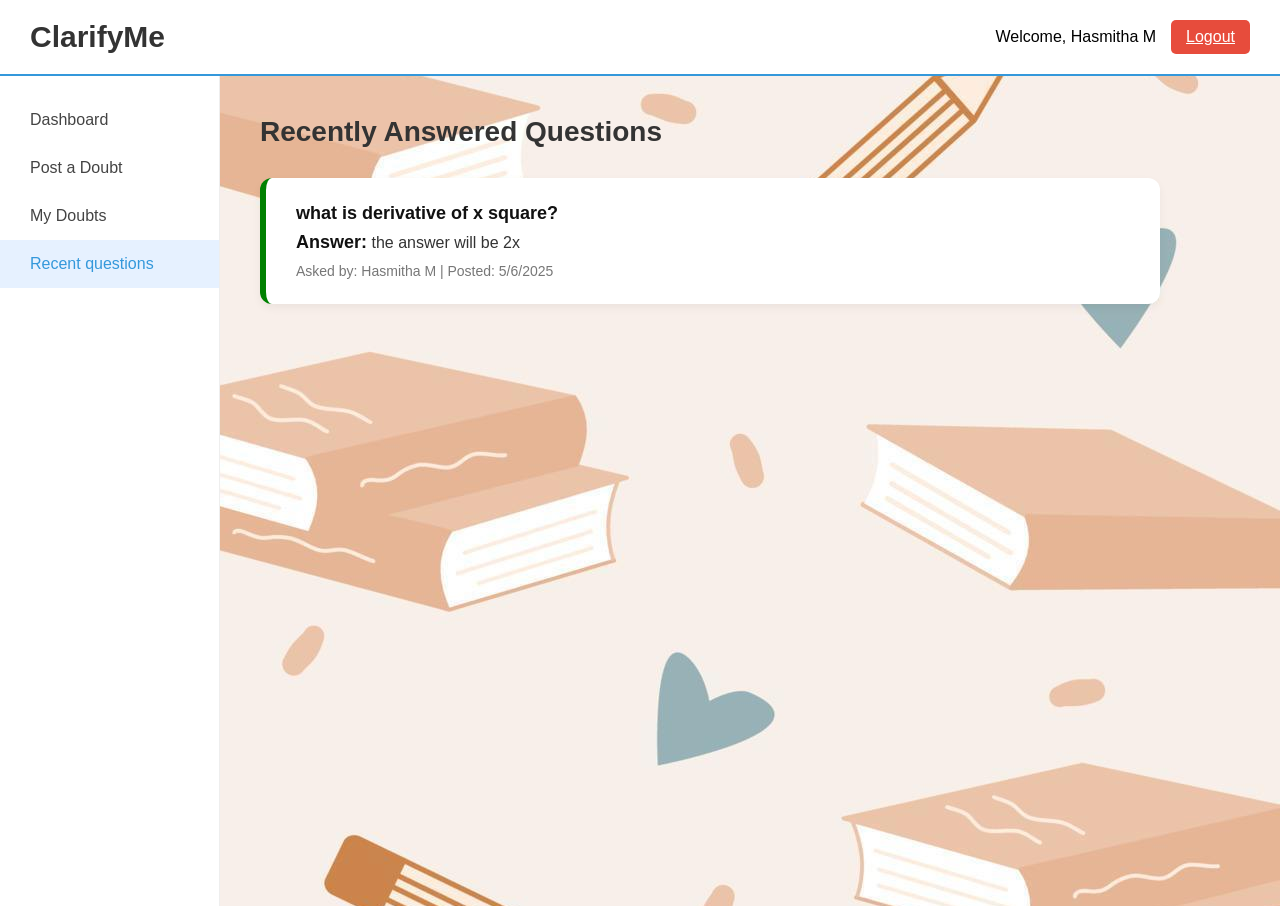
<file: projectspace/recentviewed.html>
<!DOCTYPE html>
<html lang="en">
<head>
  <meta charset="UTF-8">
  <title>ClarifyMe</title>
  <style>
    * {
      margin: 0;
      padding: 0;
      box-sizing: border-box;
      font-family: 'Segoe UI', Tahoma, Geneva, Verdana, sans-serif;
    }

    body {
      background-image: url(./or.jpg);
    }

    header {
      background-color: white;
      padding: 20px 30px;
      border-bottom: 2px solid #3498db;
      display: flex;
      justify-content: space-between;
      align-items: center;
    }

    .logo {
      font-size: 30px;
      font-weight: bold;
      color: #333;
    }

    .user-info {
      display: flex;
      align-items: center;
      gap: 15px;
    }

    .logout {
      background-color: #e74c3c;
      color: white;
      border: none;
      padding: 8px 15px;
      border-radius: 5px;
      cursor: pointer;
      transition: background 0.3s;
    }

    .logout:hover {
      background-color: #c0392b;
    }

    .main {
      display: flex;
      min-height: calc(100vh - 70px);
    }

    .sidebar {
      width: 220px;
      background-color: white;
      border-right: 1px solid #eee;
      padding: 20px 0;
    }

    .sidebar ul {
      list-style: none;
      padding: 0;
      margin: 0;
    }

    .sidebar li {
      padding: 15px 30px;
      cursor: pointer;
      transition: background 0.3s;
    }

    .sidebar li a {
      color: #444;
      text-decoration: none;
      display: block;
    }

    .sidebar li:hover,
    .sidebar li.active {
      background-color: #e6f1ff;
    }

    .sidebar li:hover a,
    .sidebar li.active a {
      color: #3498db;
    }

    .content {
      flex-grow: 1;
      padding: 40px;
    }

    .content h1 {
      margin-bottom: 30px;
      font-size: 28px;
      color: #333;
    }

    .question-box {
      background-color: white;
      padding: 25px 30px;
      border-radius: 12px;
      box-shadow: 0 4px 10px rgba(0,0,0,0.05);
      border-left: 6px solid green;
      margin-bottom: 20px;
      max-width: 900px;
    }

    .question-box strong {
      font-size: 18px;
      color: #111;
    }

    .question-box p {
      margin: 8px 0;
      font-size: 16px;
      color: #333;
    }

    .question-box .meta {
      font-size: 14px;
      color: #777;
      margin-top: 10px;
    }
  </style>
</head>
<body>

<header>
  <div class="logo">ClarifyMe</div>
  <div class="user-info">
    <span>Welcome, Hasmitha M</span>
    <a href="fac.html" class="logout">Logout</a>
  </div>
</header>

<div class="main">
  <div class="sidebar">
    <ul>
      <li><a href="dashboard.html">Dashboard</a></li>
      <li><a href="postdoubt.html">Post a Doubt</a></li>
      <li><a href="mydoubts.html">My Doubts</a></li>
      <li class="active"><a href="#">Recent questions</a></li>
    </ul>
  </div>

  <div class="content">
    <h1>Recently Answered Questions</h1>

    <div class="question-box">
      <strong>what is derivative of x square?</strong>
      <p><strong>Answer:</strong> the answer will be 2x</p>
      <div class="meta">Asked by: Hasmitha M | Posted: 5/6/2025</div>
    </div>

  </div>
</div>

</body>
</html>
</file>
<file: projectspace/dashboard.css>
* {
  margin: 0;
  padding: 0;
  box-sizing: border-box;
  font-family: 'Segoe UI', Tahoma, Geneva, Verdana, sans-serif;
}

body {
   background-image: url(./or.jpg);
}

header {
  background-color: white;
  padding: 20px 30px;
  border-bottom: 2px solid #3498db;
  display: flex;
  justify-content: space-between;
  align-items: center;
}

.logo {
  font-size: 30px;
  font-weight: bold;
  color: #333;
}

.user-info {
  display: flex;
  align-items: center;
  gap: 15px;
}

.logout {
  background-color: #e74c3c;
  color: white;
  border: none;
  padding: 8px 15px;
  border-radius: 5px;
  cursor: pointer;
  transition: background 0.3s;
}

.logout:hover {
  background-color: #c0392b;
}

.main {
  display: flex;
  min-height: calc(100vh - 70px);
}

.sidebar {
  width: 220px;
  background-color: white;
  border-right: 1px solid #eee;
  padding: 10px 0;
}


.content {
  flex-grow: 1;
  padding: 40px;
}

.content h1 {
  margin-bottom: 30px;
  font-size: 28px;
  color: #333;
}

.cards {
  display: flex;
  gap: 30px;
  flex-wrap: wrap;
}

.card {
  background-color: white;
  padding: 30px;
  border-radius: 12px;
  box-shadow: 0 4px 10px rgba(0,0,0,0.05);
  text-align: center;
  flex: 1;
  min-width: 220px;
  border-left: 6px solid #3498db;
  transition: transform 0.2s;
}

.card:hover {
  transform: translateY(-5px);
}

.count {
  font-size: 32px;
  color: #3498db;
  font-weight: bold;
  margin-bottom: 10px;
}

.label {
  font-size: 16px;
  color: #555;
}
.sidebar ul {
  list-style: none;
  padding: 0;
  margin: 0;
}

.sidebar li {
  /* uniform spacing for all list items */
  padding: 15px 30px;
  cursor: pointer;
  transition: background 0.3s;
}

.sidebar li a {
  color: #444;
  text-decoration: none;
  display: block;
}

.sidebar li:hover,
.sidebar li.active {
  background-color: #e6f1ff;
}

.sidebar li:hover a,
.sidebar li.active a {
  color: #3498db;
}
</file>
<file: projectspace/mydoubt.css>
/* General Reset */
* {
  margin: 0;
  padding: 0;
  box-sizing: border-box;
}

body {
      margin: 0;
      font-family: 'Segoe UI', Tahoma, Geneva, Verdana, sans-serif;
       background-image: url(./or.jpg);
    }

/* Header */
header {
  background-color: #ffffff;
  padding: 20px 30px;
  display: flex;
  justify-content: space-between;
  border-bottom: 3px solid #3498db;
}

.logo {
  font-size: 30px;
  font-weight: bold;
  color: #2c3e50;
}

.user-info {
  display: flex;
  align-items: center;
  gap: 15px;
}

.logout {
  background-color: #e74c3c;
  color: #fff;
  border: none;
  padding: 8px 15px;
  border-radius: 5px;
  cursor: pointer;
}

/* Layout */
.main {
  display: flex;
  min-height: calc(100vh - 70px);
}

/* Content */
.content {
  flex: 1;
  padding: 40px;
  background-color: #f0f9ff;
}

h1 {
  font-size: 28px;
  margin-bottom: 20px;
}

/* Stats */
.stats {
  display: flex;
  gap: 20px;
  margin-bottom: 40px;
}

.stat-card {
  background-color: #ffffff;
  padding: 20px;
  flex: 1;
  text-align: center;
  border-radius: 12px;
  box-shadow: 0 2px 12px rgba(0, 0, 0, 0.06);
}

.stat-card h2 {
  font-size: 36px;
  color: #3498db;
}

.stat-card p {
  color: #666;
}

/* Questions Section */
.questions h2 {
  margin-top: 30px;
  margin-bottom: 15px;
  color: #2c3e50;
}

.question-card {
  background-color: #fff;
  padding: 20px;
  border-left: 6px solid #ccc;
  border-radius: 10px;
  margin-bottom: 20px;
  box-shadow: 0 2px 10px rgba(0, 0, 0, 0.04);
}

.question-card.answered {
  border-color: #2ecc71;
}

.question-card.unanswered {
  border-color: #f39c12;
}

.question-card h3 {
  font-size: 18px;
  margin-bottom: 10px;
}
.sidebar {
  width: 220px;
  background-color: white;
  border-right: 1px solid #eee;
  padding: 20px 0;
}.sidebar ul {
  list-style: none;
  padding: 0;
  margin: 0;
}

.sidebar li {
  /* uniform spacing for all list items */
  padding: 15px 30px;
  cursor: pointer;
  transition: background 0.3s;
}

.sidebar li a {
  color: #444;
  text-decoration: none;
  display: block;
}

.sidebar li:hover,
.sidebar li.active {
  background-color: #e6f1ff;
}

.sidebar li:hover a,
.sidebar li.active a {
  color: #3498db;
}
</file>
<file: projectspace/postdoubt.css>
* {
  margin: 0;
  padding: 0;
  box-sizing: border-box;
}

body {
      margin: 0;
      font-family: 'Segoe UI', Tahoma, Geneva, Verdana, sans-serif;
       background-image: url(./or.jpg);
    }

header {
  display: flex;
  justify-content: space-between;
  align-items: center;
  background-color: #ffffff;
  padding: 20px 30px;
  border-bottom: 3px solid #3498db;
}

.logo {
  font-size: 30px;
  font-weight: bold;
  color: #2c3e50;
}

.user-info {
  display: flex;
  align-items: center;
  gap: 15px;
}

.logout {
  background-color: #e74c3c;
  color: white;
  border: none;
  padding: 8px 15px;
  border-radius: 5px;
  cursor: pointer;
  transition: background-color 0.3s;
}

.logout:hover {
  background-color: #c0392b;
}

.main {
  display: flex;
  min-height: calc(100vh - 70px);
}

.content {
  flex: 1;
  padding: 40px;
  background-color: #f0f9ff;
}

.content h1 {
  font-size: 28px;
  margin-bottom: 25px;
  color: #2c3e50;
}

.form-card {
  background-color: #ffffff;
  padding: 30px;
  max-width: 600px;
  border-radius: 12px;
  box-shadow: 0 4px 16px rgba(0, 0, 0, 0.05);
}

form label {
  display: block;
  margin-bottom: 8px;
  font-weight: 600;
  color: #34495e;
}

form input,
form textarea {
  width: 100%;
  padding: 12px;
  margin-bottom: 20px;
  border: 1px solid #ccc;
  border-radius: 8px;
  background-color: #f9f9f9;
  font-size: 15px;
}

form input:focus,
form textarea:focus {
  border-color: #3498db;
  background-color: #fff;
  outline: none;
}

form button {
  background-color: #2ecc71;
  color: white;
  border: none;
  padding: 12px 20px;
  border-radius: 8px;
  font-size: 16px;
  cursor: pointer;
  transition: background-color 0.3s;
}

form button:hover {
  background-color: #27ae60;
}
.sidebar {
  width: 220px;
  background-color: white;
  border-right: 1px solid #eee;
  padding: 20px 0;
}.sidebar ul {
  list-style: none;
  padding: 0;
  margin: 0;
}

.sidebar li {
  
  padding: 15px 30px;
  cursor: pointer;
  transition: background 0.3s;
}

.sidebar li a {
  color: #444;
  text-decoration: none;
  display: block;
}

.sidebar li:hover,
.sidebar li.active {
  background-color: #e6f1ff;
}

.sidebar li:hover a,
.sidebar li.active a {
  color: #3498db;
}
</file>
